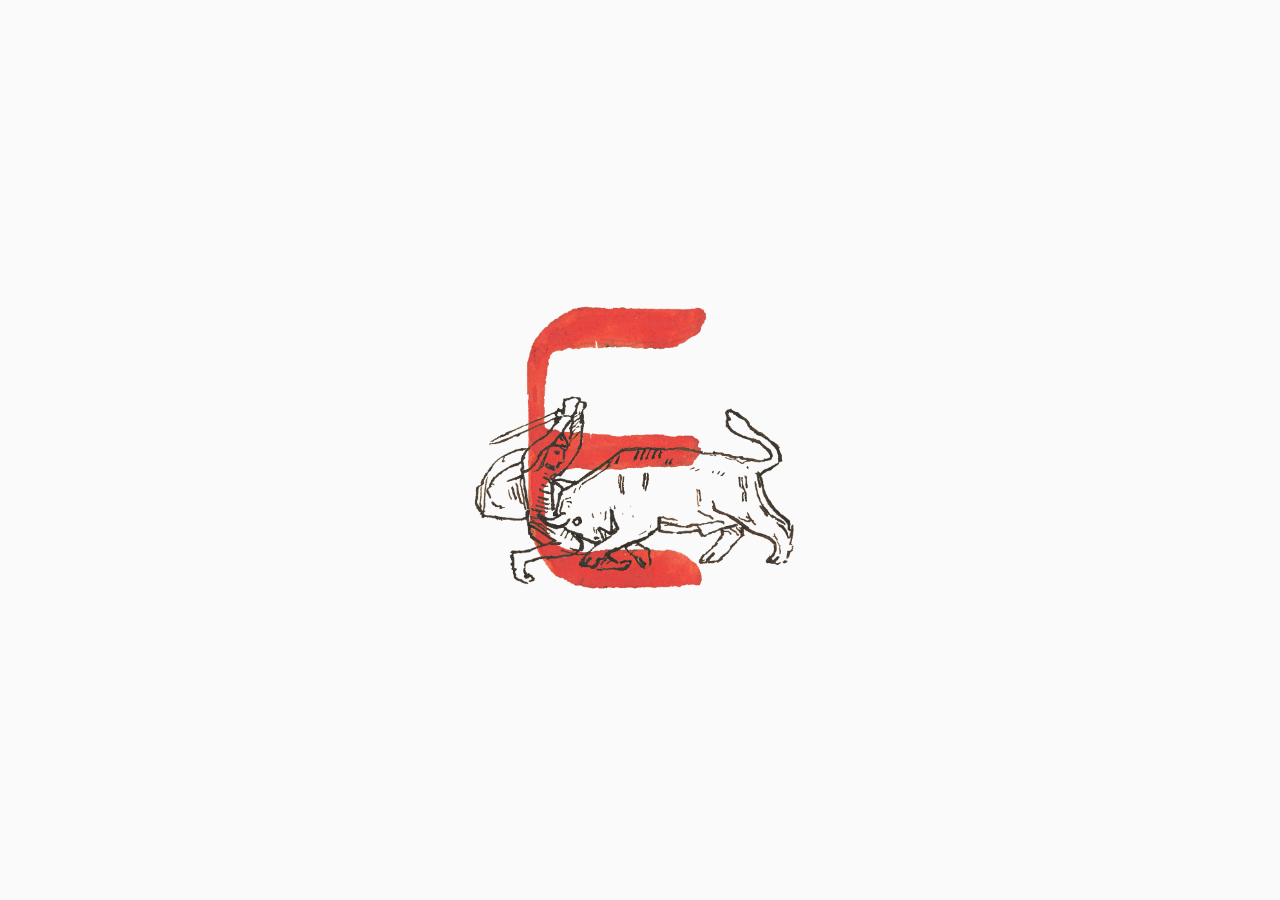
<file: index.html>
<!DOCTYPE html>
<html lang="en">
<head>
  <meta charset="UTF-8">
  <meta name="viewport" content="width=device-width, initial-scale=1.0">
  <title>ebg.is</title>
  <style>
    body {
      display: flex;
      align-items: center;
      justify-content: center;
      height: 100vh;
      margin: 0;
      background-color: #fafafa;
    }
    img {
      max-width: 40%;
      max-height: 40vh;
    }
  </style>
</head>
<body>
  <img src="ebg_logo_transparent.png" alt="ebg_logo">
</body>
</html>
</file>
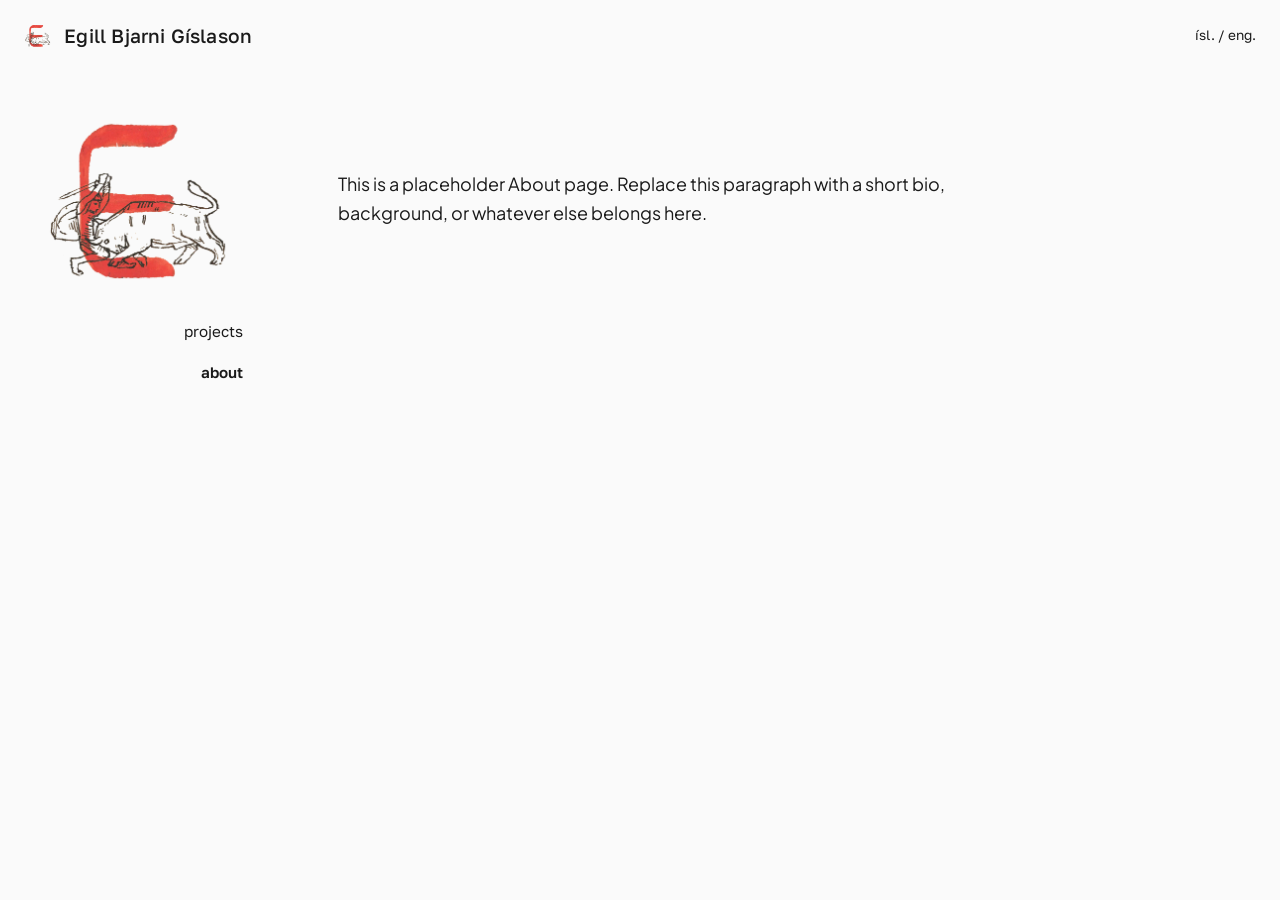
<file: about.html>
<!DOCTYPE html>
<html lang="en">
<head>
  <meta charset="UTF-8">
  <meta name="viewport" content="width=device-width, initial-scale=1.0">
  <title>About — Egill Bjarni Gíslason</title>
  <meta name="description" content="About Egill Bjarni Gíslason.">

  <meta property="og:title" content="About — Egill Bjarni Gíslason">
  <meta property="og:description" content="About Egill Bjarni Gíslason.">
  <meta property="og:type" content="website">
  <meta property="og:url" content="https://ebg.is/about.html">
  <meta property="og:image" content="https://ebg.is/assets/ebg_logo_transparent.png">

  <link rel="icon" href="assets/ebg_logo_transparent.png" type="image/png">

  <link rel="preconnect" href="https://fonts.googleapis.com">
  <link rel="preconnect" href="https://fonts.gstatic.com" crossorigin>
  <link href="https://fonts.googleapis.com/css2?family=Golos+Text:wght@400;500;600&family=Plus+Jakarta+Sans:wght@400;500;600&display=swap" rel="stylesheet">

  <link rel="stylesheet" href="css/style.css">
</head>
<body>

  <header class="site-header">
    <div class="header-left">
      <picture>
        <source srcset="assets/ebg_logo_transparent.webp" type="image/webp">
        <img src="assets/ebg_logo_transparent.png" alt="ebg logo" class="header-logo">
      </picture>
      <span class="header-name">Egill Bjarni Gíslason</span>
    </div>

    <div class="header-center"></div>

    <div class="header-right">
      <!-- TODO: wire this up to an actual language toggle once there's Icelandic/English content -->
      <a href="#" class="lang-switch">ísl. / eng.</a>
    </div>
  </header>

  <div class="layout">
    <aside class="sidebar">
      <picture>
        <source srcset="assets/ebg_logo_transparent.webp" type="image/webp">
        <img src="assets/ebg_logo_transparent.png" alt="ebg logo" class="sidebar-logo">
      </picture>

      <nav class="sidebar-nav">
        <ul>
          <li><a href="index.html">projects</a></li>
          <li><a href="about.html" class="active">about</a></li>
        </ul>
      </nav>
    </aside>

    <main class="content">
      <!-- TODO: replace with real bio/about content -->
      <p>This is a placeholder About page. Replace this paragraph with a short bio, background, or whatever else belongs here.</p>
    </main>
  </div>

</body>
</html>
</file>
<file: css/style.css>
/* ---------------------------------------------------
   ebg.is — minimal base styles

   Header/nav font: Golos Text
   Body font:       Plus Jakarta Sans
                     (closest free match to Lineto Circular,
                     the font used on olafureliasson.net)
--------------------------------------------------- */

:root {
  --font-header: "Golos Text", -apple-system, BlinkMacSystemFont, "Segoe UI",
    Roboto, Helvetica, Arial, sans-serif;
  --font-body: "Plus Jakarta Sans", -apple-system, BlinkMacSystemFont,
    "Segoe UI", Roboto, Helvetica, Arial, sans-serif;

  --color-bg: #fafafa;
  --color-text: #1a1a1a;
  --color-muted: #6b6b6b;
  --color-border: #e5e5e5;

  --header-height: 72px;
  --sidebar-width: 22%;
  --gutter: 24px;
}

* {
  box-sizing: border-box;
}

html {
  -webkit-text-size-adjust: 100%;
}

body {
  margin: 0;
  background-color: var(--color-bg);
  color: var(--color-text);
  font-family: var(--font-body);
  font-size: 18px;
  line-height: 1.6;
  text-rendering: optimizeLegibility;
  -webkit-font-smoothing: antialiased;
}

img {
  display: block;
  max-width: 100%;
}

/* ---------- splash (index.html only) ---------- */

.splash {
  position: fixed;
  inset: 0;
  display: flex;
  align-items: center;
  justify-content: center;
  background-color: var(--color-bg);
  z-index: 100;
  opacity: 1;
  transition: opacity 0.5s ease;
}

.splash-hidden {
  opacity: 0;
  pointer-events: none;
}

.splash-logo {
  width: 100%;
  max-width: 280px;
  height: auto;
}

/* ---------- header ---------- */

.site-header {
  position: fixed;
  top: 0;
  left: 0;
  right: 0;
  height: var(--header-height);
  display: flex;
  align-items: center;
  justify-content: space-between;
  padding: 0 var(--gutter);
  font-family: var(--font-header);
  background-color: var(--color-bg);
  z-index: 20;
}

.header-left {
  display: flex;
  align-items: center;
  gap: 12px;
}

.header-logo {
  height: 28px;
  width: auto;
}

.header-name {
  font-size: 1.2rem;
  font-weight: 500;
  letter-spacing: 0.01em;
  white-space: nowrap;
}

.header-center {
  flex: 1;
}

.header-right {
  display: flex;
  align-items: center;
}

.lang-switch {
  font-size: 0.85rem;
  font-weight: 400;
  color: var(--color-text);
  text-decoration: none;
  white-space: nowrap;
}

.lang-switch:hover,
.lang-switch:focus-visible {
  text-decoration: underline;
}

/* ---------- layout (sits below the fixed header) ---------- */

.layout {
  display: flex;
  min-height: 100vh;
  padding-top: var(--header-height);
}

/* ---------- sidebar ---------- */

.sidebar {
  width: var(--sidebar-width);
  flex-shrink: 0;
  display: flex;
  flex-direction: column;
  padding: 32px var(--gutter);
  font-family: var(--font-header);

  /* Stay in place while the content column scrolls. */
  position: sticky;
  top: var(--header-height);
  align-self: flex-start;
  max-height: calc(100vh - var(--header-height));
  overflow-y: auto;
  z-index: 15;
  background-color: var(--color-bg);
}

.sidebar-logo {
  width: 85%;
  height: auto;
  margin: 0 auto;
  margin-bottom: 0px;
}

.sidebar-nav ul {
  list-style: none;
  margin: 15px;
  padding: 0;
  display: flex;
  flex-direction: column;
  align-items: flex-end;
  gap: 12px;
}

.sidebar-nav a {
  font-size: 0.95rem;
  font-weight: 400;
  color: var(--color-text);
  text-decoration: none;
  text-align: right;
}

.sidebar-nav a.active {
  font-weight: 600;
}

.sidebar-nav a:hover,
.sidebar-nav a:focus-visible {
  text-decoration: underline;
}

/* ---------- content ---------- */

.content {
  flex: 1;
  /* top | right | bottom | left — extra top space before the first project row,
     and extra left space to separate the content from the sidebar. */
  padding: 80px var(--gutter) 32px calc(var(--gutter) + 32px);
  position: relative;
}

.content p {
  max-width: 640px;
  color: var(--color-text);
}

.content-corner-image {
  position: absolute;
  bottom: 0;
  right: 0;
  width: 80%;
  height: auto;
}

/* ---------- project list (index.html) ---------- */

.project-list {
  display: flex;
  flex-direction: column;
  max-width: 92%;
  margin-left: auto;
}

.project-item {
  display: flex;
  align-items: flex-start;
  gap: 16px;
  padding: 14px 0 40px;
  text-decoration: none;
  color: inherit;
}

.project-item:first-child {
  padding-top: 0;
}

.project-item-text {
  width: 35%;
  flex-shrink: 0;
}

/* Reflected variant — image on the left, text on the right. Alternated onto
   every other row by js/project-list.js. Text and image keep the exact same
   sizing rules as the regular rows (just mirrored via row-reverse), so the
   image renders at the same size in both variants. */
.project-item--reversed {
  flex-direction: row-reverse;
  /* The image only grows up to its max-width, so without this the leftover
     space collects on the left (row-reverse's "end"), leaving a gap before
     the image instead of it sitting flush left. */
  justify-content: flex-end;
}

.project-item--reversed .project-date {
  text-align: left;
}

.project-item-media {
  flex: 1;
  min-width: 0;
  max-width: 380px;
}

.project-item-media img {
  width: 100%;
  height: auto;
}

/* ---------- project title/date/subtitle — shared between the list and the detail page ---------- */

.project-date {
  font-family: var(--font-header);
  font-size: 0.8rem;
  font-variant-numeric: tabular-nums;
  letter-spacing: 0.02em;
  color: var(--color-muted);
  text-align: right;
  margin: 0 0 12px;
}

.project-title {
  font-family: var(--font-body);
  font-weight: 800;
  font-size: clamp(1rem, 0.85rem + 0.8vw, 1.5rem);
  line-height: 1.1;
  letter-spacing: -0.01em;
  margin: 0 0 8px;
}

.project-subtitle {
  font-family: var(--font-body);
  font-weight: 400;
  font-size: 0.8rem;
  line-height: 1.5;
  color: var(--color-muted);
  margin: 0 0 12px;
  max-width: 300px;
}

.project-arrow {
  display: inline-block;
  font-size: 1.1rem;
  transition: transform 0.15s ease;
}

.project-item:hover .project-arrow,
.project-item:focus-visible .project-arrow {
  transform: translateX(4px);
}

/* ---------- project detail page (project.html) ---------- */

.project-title-detail {
  font-size: clamp(2rem, 1.4rem + 2.5vw, 3.5rem);
}

.project-subtitle-detail {
  max-width: 640px;
}

.project-detail-image {
  width: 100%;
  height: auto;
  margin-top: 24px;
}

/* ---------- small screens: sidebar becomes a top bar under the header ---------- */

@media (max-width: 700px) {
  body {
    font-size: 16px;
  }

  :root {
    --header-height: 60px;
  }

  .header-name {
    font-size: 0.85rem;
  }

  .header-logo {
    height: 22px;
  }

  .layout {
    flex-direction: column;
  }

  .sidebar {
    width: 100%;
    flex-direction: row;
    align-items: center;
    justify-content: space-between;
    padding: 16px 20px;
    border-bottom: 1px solid var(--color-border);
    max-height: none;
  }

  .sidebar-logo {
    width: 36px;
    margin-bottom: 0;
  }

  .sidebar-nav ul {
    flex-direction: row;
    align-items: center;
    gap: 20px;
  }

  .content {
    padding: 32px var(--gutter);
  }

  .content-corner-image {
    width: 50%;
    max-width: 220px;
  }

  .splash-logo {
    max-width: 200px;
  }

  .project-list {
    max-width: none;
    margin-left: 0;
  }

  .project-item,
  .project-item--reversed {
    flex-direction: column;
    padding: 16px 0 32px;
  }

  .project-date {
    text-align: left;
  }

  .project-item-text {
    width: 100%;
    text-align: left;
  }

  .project-subtitle,
  .project-subtitle-detail {
    max-width: none;
  }
}
</file>
